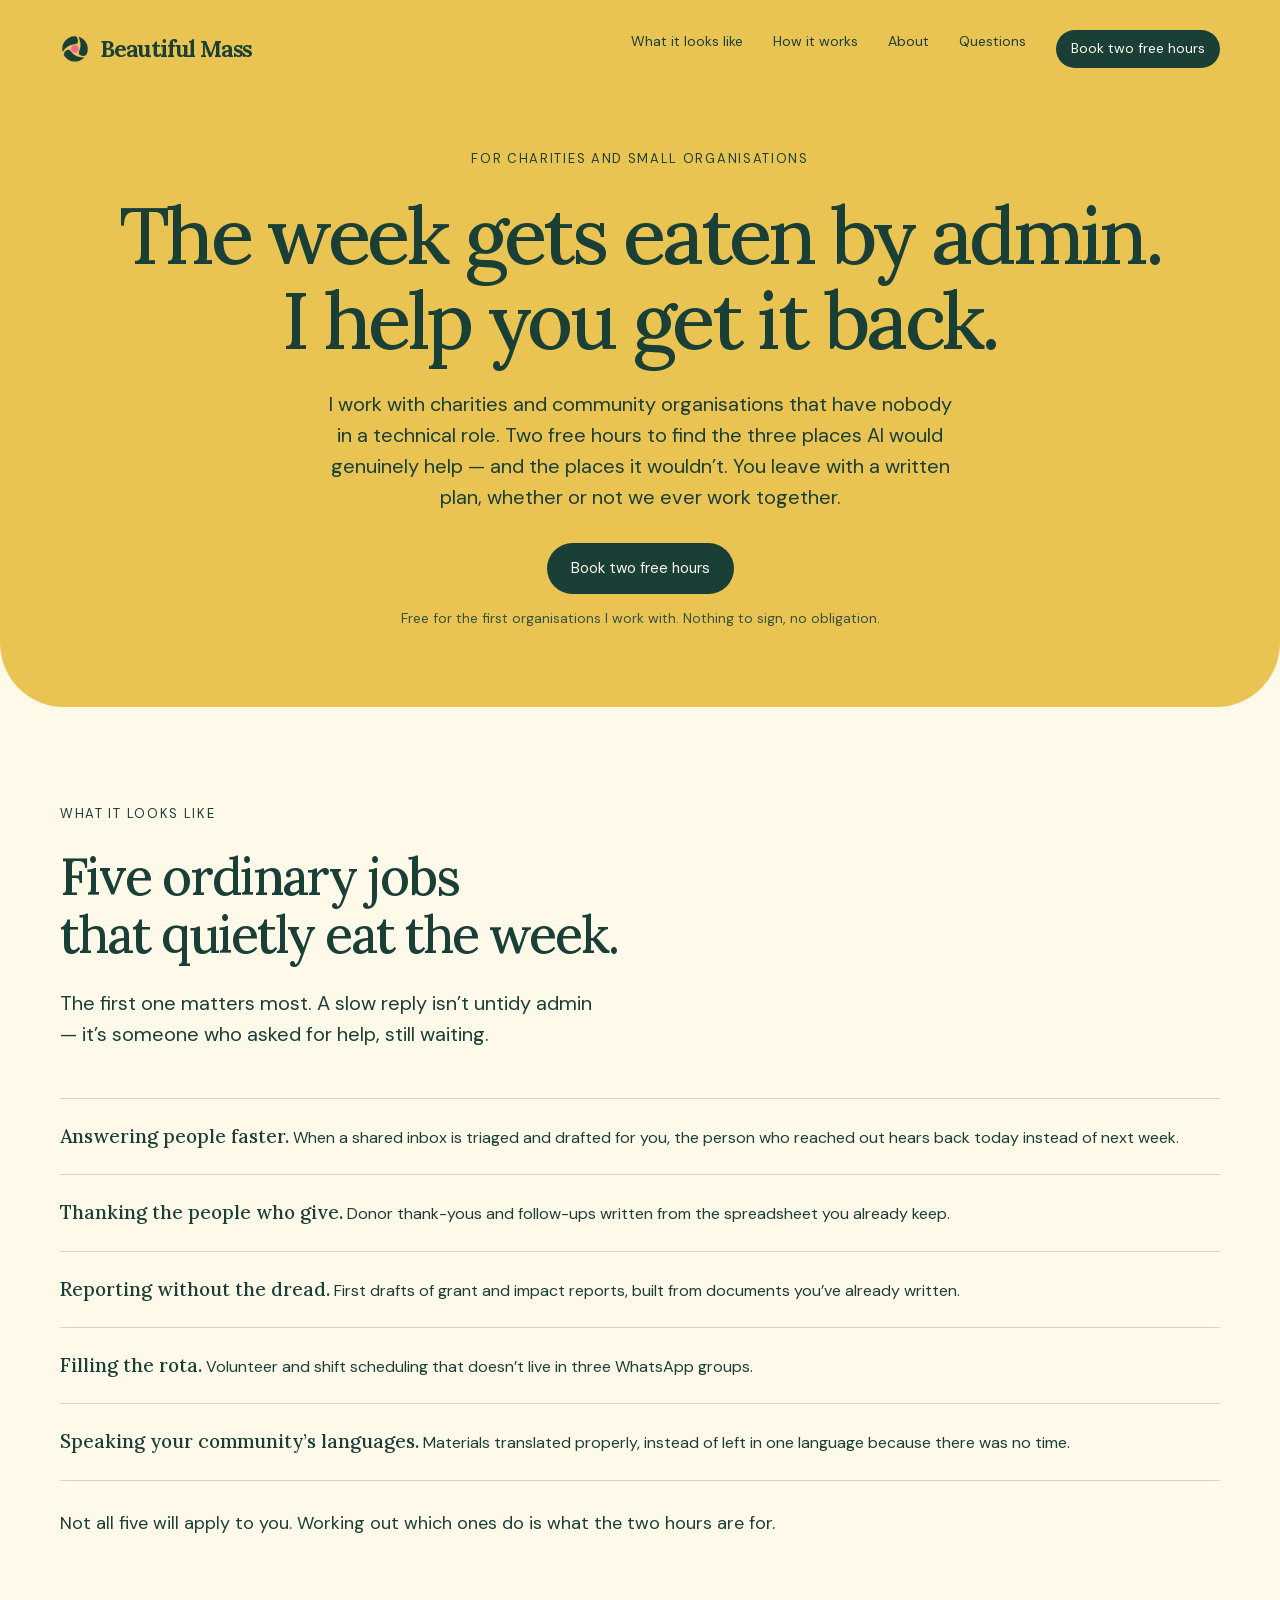
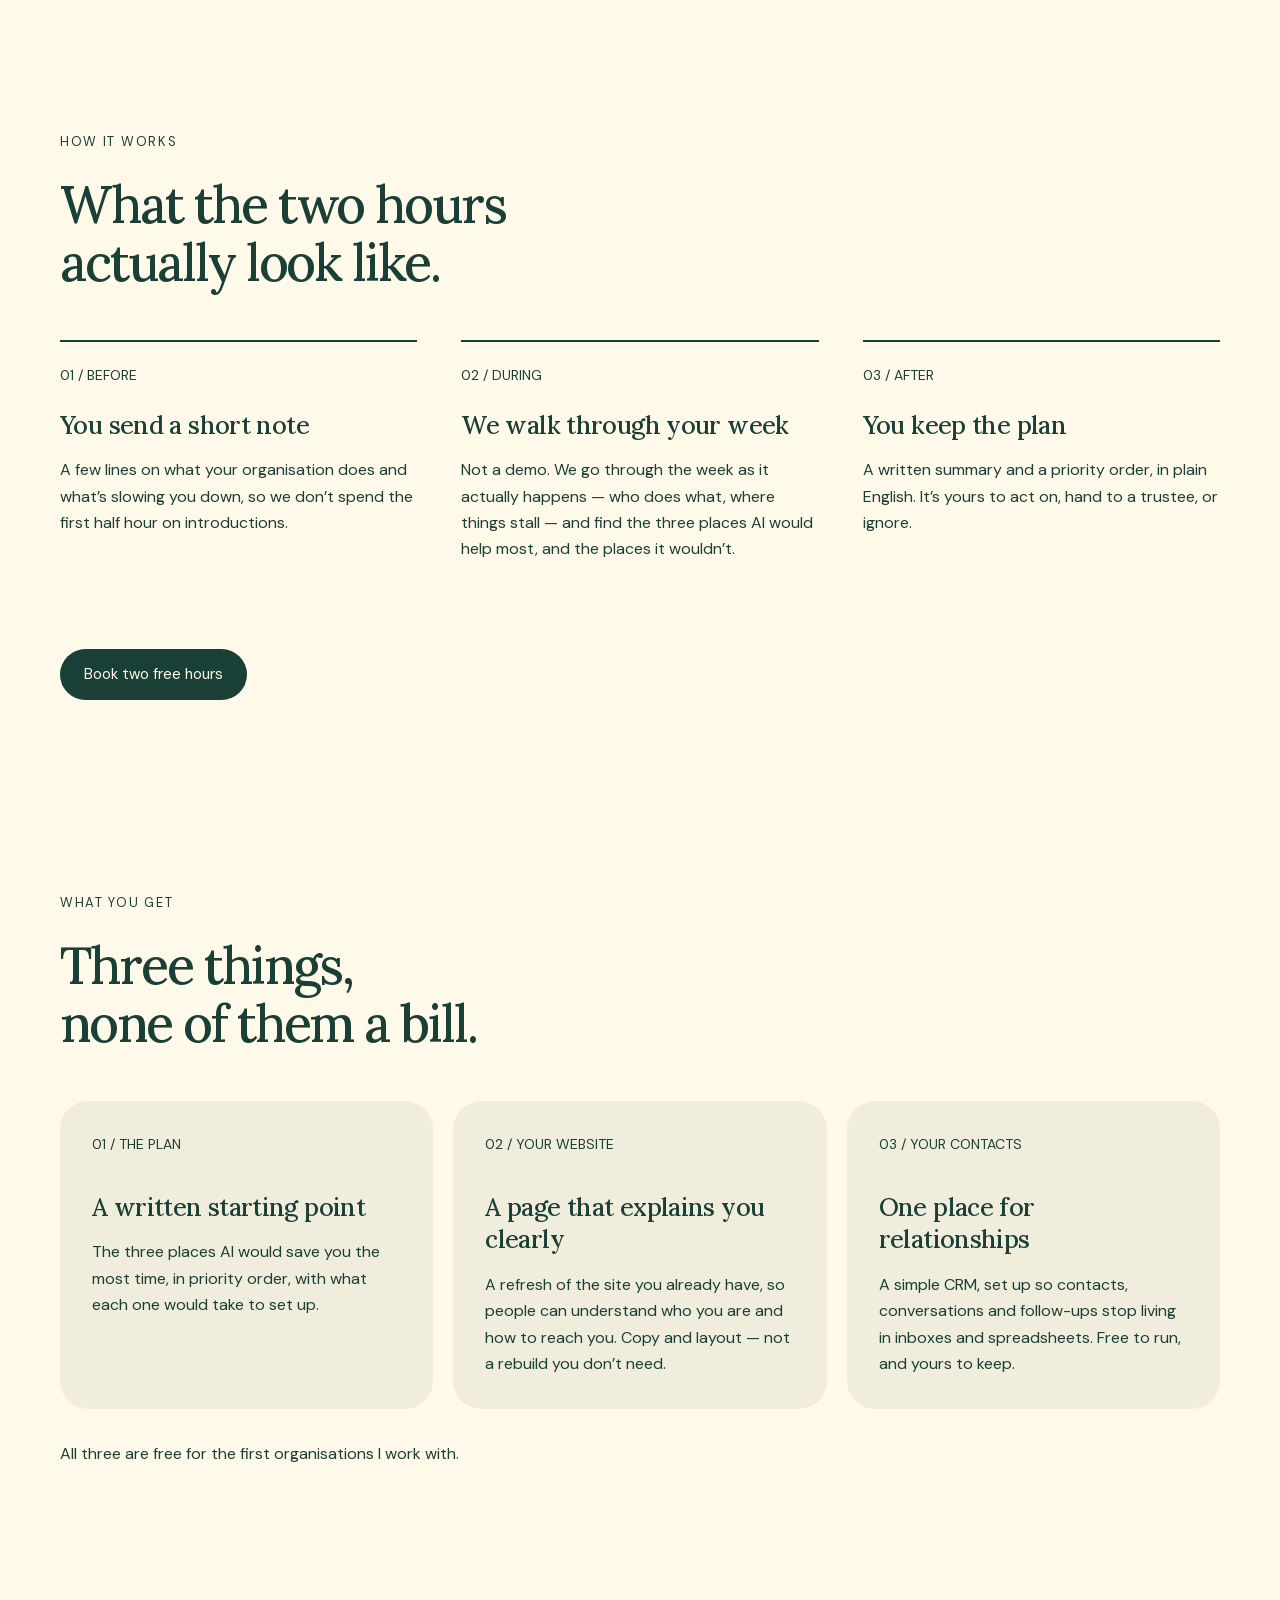
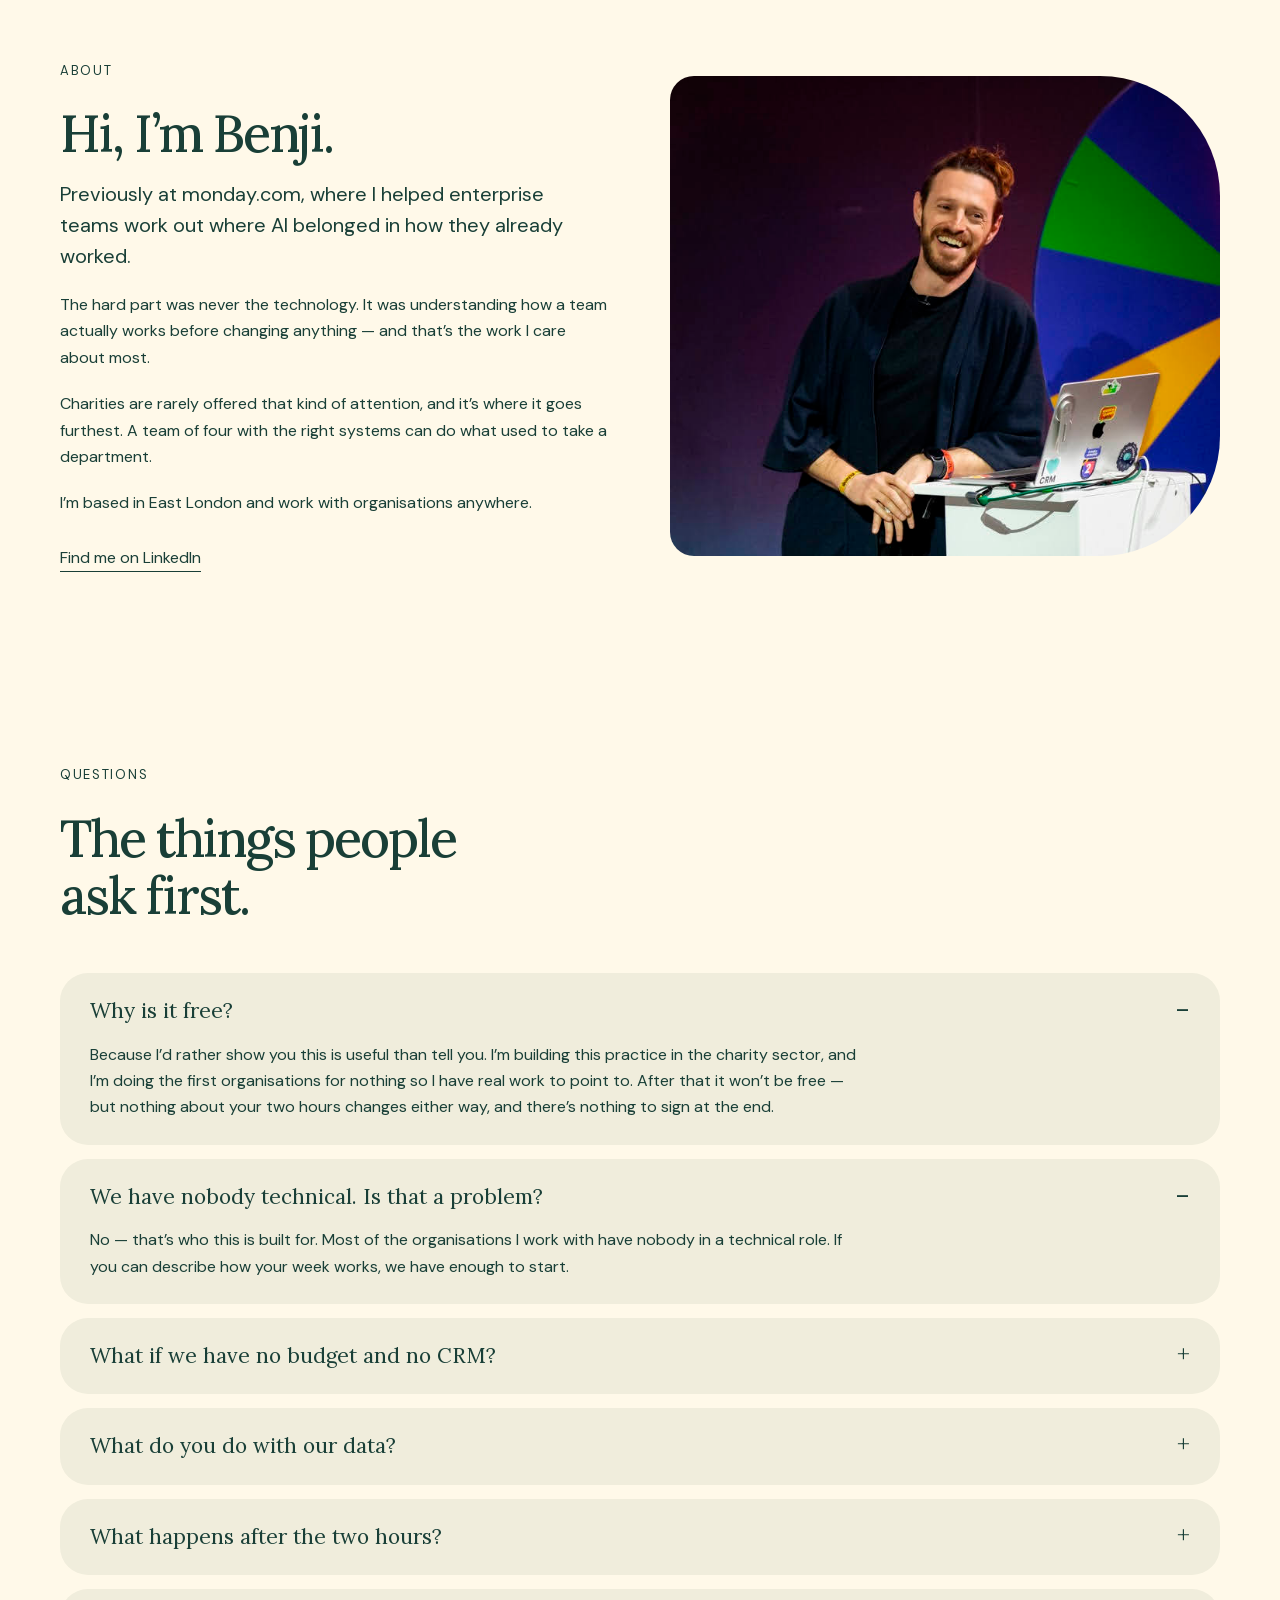
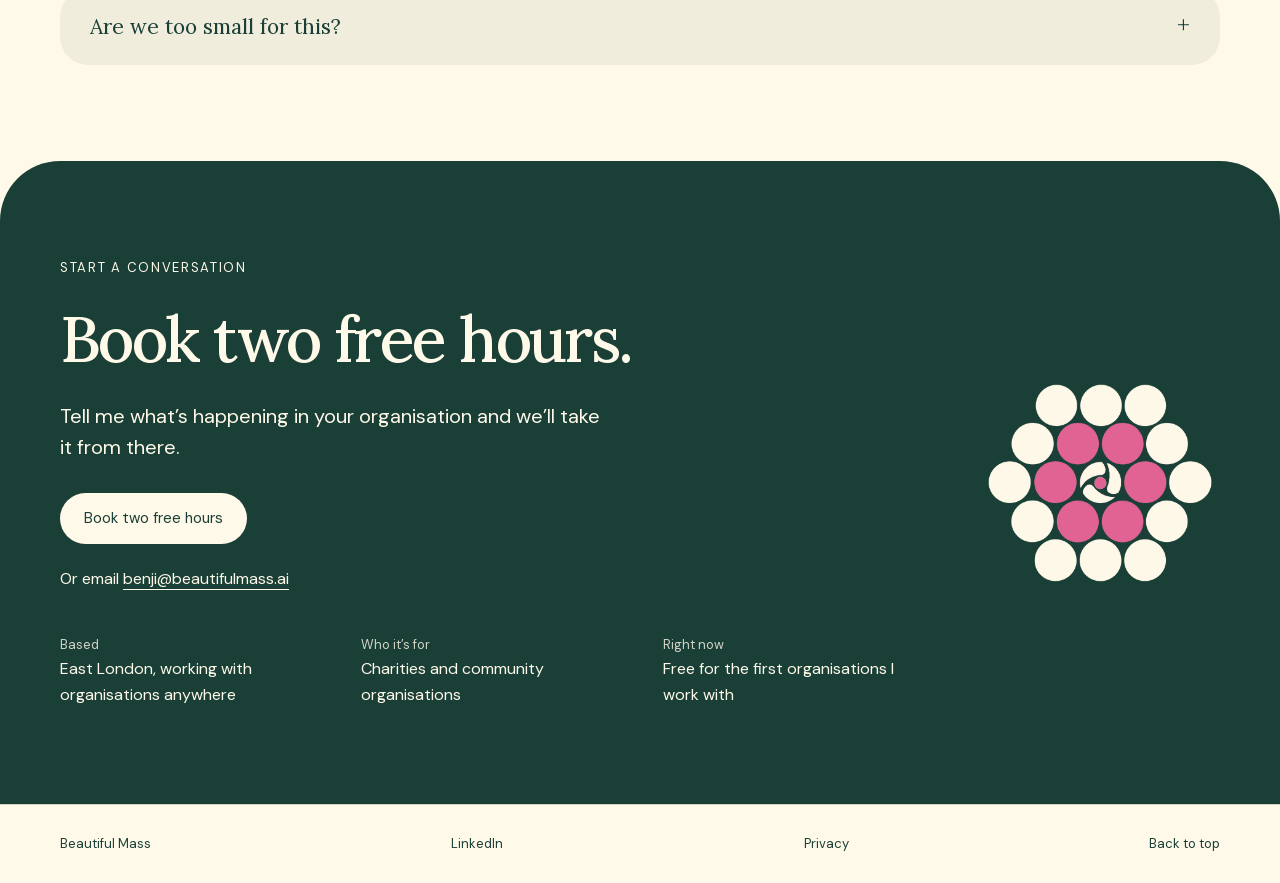
<file: index.html>
<!doctype html>
<html lang="en">
<head>
  <meta charset="utf-8">
  <meta name="viewport" content="width=device-width, initial-scale=1">
  <title>Beautiful Mass — less admin for small charities</title>
  <meta name="description" content="I help charities and community organisations that have nobody technical find the few places AI genuinely saves time. Two free hours, and a written plan you keep.">
  <!-- Social sharing: keep the image URL absolute for link-preview crawlers. -->
  <meta property="og:type" content="website">
  <meta property="og:site_name" content="Beautiful Mass">
  <meta property="og:locale" content="en_GB">
  <meta property="og:url" content="https://beautifulmass.ai/">
  <meta property="og:title" content="Beautiful Mass — less admin for small charities">
  <meta property="og:description" content="Practical AI help for charities and community organisations. Two free hours to find where AI saves time, and a written plan you keep.">
  <meta property="og:image" content="https://beautifulmass.ai/images/social-preview.png">
  <meta property="og:image:type" content="image/png">
  <meta property="og:image:width" content="1200">
  <meta property="og:image:height" content="630">
  <meta property="og:image:alt" content="Beautiful Mass. Less admin. More impact. AI help for charities and community organisations. Two free hours. A plan you keep.">
  <meta name="twitter:card" content="summary_large_image">
  <meta name="twitter:title" content="Beautiful Mass — less admin for small charities">
  <meta name="twitter:description" content="Practical AI help for charities and community organisations. Two free hours to find where AI saves time, and a written plan you keep.">
  <meta name="twitter:image" content="https://beautifulmass.ai/images/social-preview.png">
  <meta name="twitter:image:alt" content="Beautiful Mass. Less admin. More impact. AI help for charities and community organisations. Two free hours. A plan you keep.">
  <link rel="icon" href="favicon.ico" sizes="any">
  <link rel="icon" type="image/png" sizes="96x96" href="favicon.png">
  <link rel="apple-touch-icon" href="apple-touch-icon.png">
  <meta name="theme-color" content="#EAC453">
  <link rel="stylesheet" href="tokens.css">
  <link rel="stylesheet" href="landing.css">
</head>
<body id="home">
  <a class="skip" href="#main">Skip to content</a>
  <div class="common-top">
    <header class="wrap">
      <a class="brand" href="#home">
        <img class="brand-mark" src="images/logo-mark.png" alt="" width="96" height="96">
        <span>Beautiful Mass</span>
      </a>
      <nav aria-label="Main navigation">
        <a href="#looks">What it looks like</a>
        <a href="#how">How it works</a>
        <a href="#about">About</a>
        <a href="#faq">Questions</a>
        <a class="nav-cta" href="https://calendar.google.com/appointments/schedules/AcZssZ32wMIzgK7hKkcmCmwB9IZvWZVBrjEKwWDPUhQcUgIzcpBM7vDIfPozn4z1iTFO0TAUA7M_w3wO" target="_blank" rel="noopener">Book two free hours</a>
      </nav>
    </header>
    <section class="common-hero wrap">
      <span class="eyebrow">For charities and small organisations</span>
      <h1>The week gets eaten by admin.<br>I help you get it back.</h1>
      <p class="lead">I work with charities and community organisations that have nobody in a technical role. Two free hours to find the three places AI would genuinely help — and the places it wouldn’t. You leave with a written plan, whether or not we ever work together.</p>
      <a class="button" href="https://calendar.google.com/appointments/schedules/AcZssZ32wMIzgK7hKkcmCmwB9IZvWZVBrjEKwWDPUhQcUgIzcpBM7vDIfPozn4z1iTFO0TAUA7M_w3wO" target="_blank" rel="noopener">Book two free hours</a>
      <p class="hero-note">Free for the first organisations I work with. Nothing to sign, no obligation.</p>
    </section>
  </div>
  <main id="main">
    <section id="looks" class="section wrap common-examples">
      <div class="section-title">
        <span class="eyebrow">What it looks like</span>
        <h2>Five ordinary jobs<br>that quietly eat the week.</h2>
        <p class="lead">The first one matters most. A slow reply isn’t untidy admin — it’s someone who asked for help, still waiting.</p>
      </div>
      <ul class="example-list">
        <li><strong>Answering people faster.</strong> When a shared inbox is triaged and drafted for you, the person who reached out hears back today instead of next week.</li>
        <li><strong>Thanking the people who give.</strong> Donor thank-yous and follow-ups written from the spreadsheet you already keep.</li>
        <li><strong>Reporting without the dread.</strong> First drafts of grant and impact reports, built from documents you’ve already written.</li>
        <li><strong>Filling the rota.</strong> Volunteer and shift scheduling that doesn’t live in three WhatsApp groups.</li>
        <li><strong>Speaking your community’s languages.</strong> Materials translated properly, instead of left in one language because there was no time.</li>
      </ul>
      <p class="example-close">Not all five will apply to you. Working out which ones do is what the two hours are for.</p>
    </section>
    <section id="how" class="section common-expect">
      <div class="wrap">
        <div class="section-title">
          <span class="eyebrow">How it works</span>
          <h2>What the two hours<br>actually look like.</h2>
        </div>
        <div class="three">
          <div>
            <span>01 / BEFORE</span>
            <h3>You send a short note</h3>
            <p>A few lines on what your organisation does and what’s slowing you down, so we don’t spend the first half hour on introductions.</p>
          </div>
          <div>
            <span>02 / DURING</span>
            <h3>We walk through your week</h3>
            <p>Not a demo. We go through the week as it actually happens — who does what, where things stall — and find the three places AI would help most, and the places it wouldn’t.</p>
          </div>
          <div>
            <span>03 / AFTER</span>
            <h3>You keep the plan</h3>
            <p>A written summary and a priority order, in plain English. It’s yours to act on, hand to a trustee, or ignore.</p>
          </div>
        </div>
        <div class="cta-row">
          <a class="button" href="https://calendar.google.com/appointments/schedules/AcZssZ32wMIzgK7hKkcmCmwB9IZvWZVBrjEKwWDPUhQcUgIzcpBM7vDIfPozn4z1iTFO0TAUA7M_w3wO" target="_blank" rel="noopener">Book two free hours</a>
        </div>
      </div>
    </section>
    <section id="get" class="section common-services">
      <div class="wrap">
        <div class="section-title">
          <span class="eyebrow">What you get</span>
          <h2>Three things,<br>none of them a bill.</h2>
        </div>
        <div class="three">
          <div>
            <span>01 / THE PLAN</span>
            <h3>A written starting point</h3>
            <p>The three places AI would save you the most time, in priority order, with what each one would take to set up.</p>
          </div>
          <div>
            <span>02 / YOUR WEBSITE</span>
            <h3>A page that explains you clearly</h3>
            <p>A refresh of the site you already have, so people can understand who you are and how to reach you. Copy and layout — not a rebuild you don’t need.</p>
          </div>
          <div>
            <span>03 / YOUR CONTACTS</span>
            <h3>One place for relationships</h3>
            <p>A simple CRM, set up so contacts, conversations and follow-ups stop living in inboxes and spreadsheets. Free to run, and yours to keep.</p>
          </div>
        </div>
        <p class="cards-note">All three are free for the first organisations I work with.</p>
      </div>
    </section>
    <section id="about" class="section wrap split common-who">
      <div>
        <span class="eyebrow">About</span>
        <h2>Hi, I’m Benji.</h2>
        <p class="lead">Previously at monday.com, where I helped enterprise teams work out where AI belonged in how they already worked.</p>
        <p>The hard part was never the technology. It was understanding how a team actually works before changing anything — and that’s the work I care about most.</p>
        <p>Charities are rarely offered that kind of attention, and it’s where it goes furthest. A team of four with the right systems can do what used to take a department.</p>
        <p>I’m based in East London and work with organisations anywhere.</p>
        <a class="text-link" href="https://www.linkedin.com/in/benjamin-poliak/" target="_blank" rel="noopener">Find me on LinkedIn</a>
      </div>
      <img class="photo" src="images/benji.jpg" alt="Benji speaking on stage beside a laptop" width="709" height="620" loading="lazy" decoding="async">
    </section>
    <section id="faq" class="section wrap common-faq">
      <div class="section-title">
        <span class="eyebrow">Questions</span>
        <h2>The things people<br>ask first.</h2>
      </div>
      <details open>
        <summary>Why is it free?</summary>
        <p>Because I’d rather show you this is useful than tell you. I’m building this practice in the charity sector, and I’m doing the first organisations for nothing so I have real work to point to. After that it won’t be free — but nothing about your two hours changes either way, and there’s nothing to sign at the end.</p>
      </details>
      <details open>
        <summary>We have nobody technical. Is that a problem?</summary>
        <p>No — that’s who this is built for. Most of the organisations I work with have nobody in a technical role. If you can describe how your week works, we have enough to start.</p>
      </details>
      <details>
        <summary>What if we have no budget and no CRM?</summary>
        <p>That’s the usual starting position, and it’s fine. Everything described here is free, and anything I set up is chosen so a small organisation can keep running it without me and without paying for it.</p>
      </details>
      <details>
        <summary>What do you do with our data?</summary>
        <p>In the two hours I only need to understand how you work — I don’t need to see your records, your donor list or your case files. If we go further and I do need access to something real, we agree in writing what I can see before I see it. <a href="privacy.html">Privacy policy</a>.</p>
      </details>
      <details>
        <summary>What happens after the two hours?</summary>
        <p>You keep the written summary and the priority order. If you want help with any of it, we talk about that separately. If you’d rather take the plan and do it yourself, or do nothing at all, that’s a fine outcome.</p>
      </details>
      <details>
        <summary>Are we too small for this?</summary>
        <p>Small is the point. The smaller the team, the more of the week admin takes, and the more difference a few systems make. If you’re two people and a spreadsheet, you’re exactly who this is for.</p>
      </details>
    </section>
    <section id="contact" class="section contact common-contact">
      <div class="wrap contact-grid">
        <div>
          <span class="eyebrow">Start a conversation</span>
          <h2>Book two free hours.</h2>
          <p class="lead">Tell me what’s happening in your organisation and we’ll take it from there.</p>
          <a class="button" href="https://calendar.google.com/appointments/schedules/AcZssZ32wMIzgK7hKkcmCmwB9IZvWZVBrjEKwWDPUhQcUgIzcpBM7vDIfPozn4z1iTFO0TAUA7M_w3wO" target="_blank" rel="noopener">Book two free hours</a>
          <p class="or-email">Or email <a href="mailto:benji@beautifulmass.ai">benji@beautifulmass.ai</a></p>
          <div class="contact-meta">
            <div><span>Based</span>East London, working with organisations anywhere</div>
            <div><span>Who it’s for</span>Charities and community organisations</div>
            <div><span>Right now</span>Free for the first organisations I work with</div>
          </div>
        </div>
        <img class="contact-mark" src="images/logo-hexagon.png" alt="" width="240" height="213">
      </div>
    </section>
  </main>
  <footer>
    <div class="wrap footer-inner">
      <span>Beautiful Mass</span>
      <a href="https://www.linkedin.com/in/benjamin-poliak/" target="_blank" rel="noopener">LinkedIn</a>
      <a href="privacy.html">Privacy</a>
      <a href="#home">Back to top</a>
    </div>
  </footer>
</body>
</html>
</file>
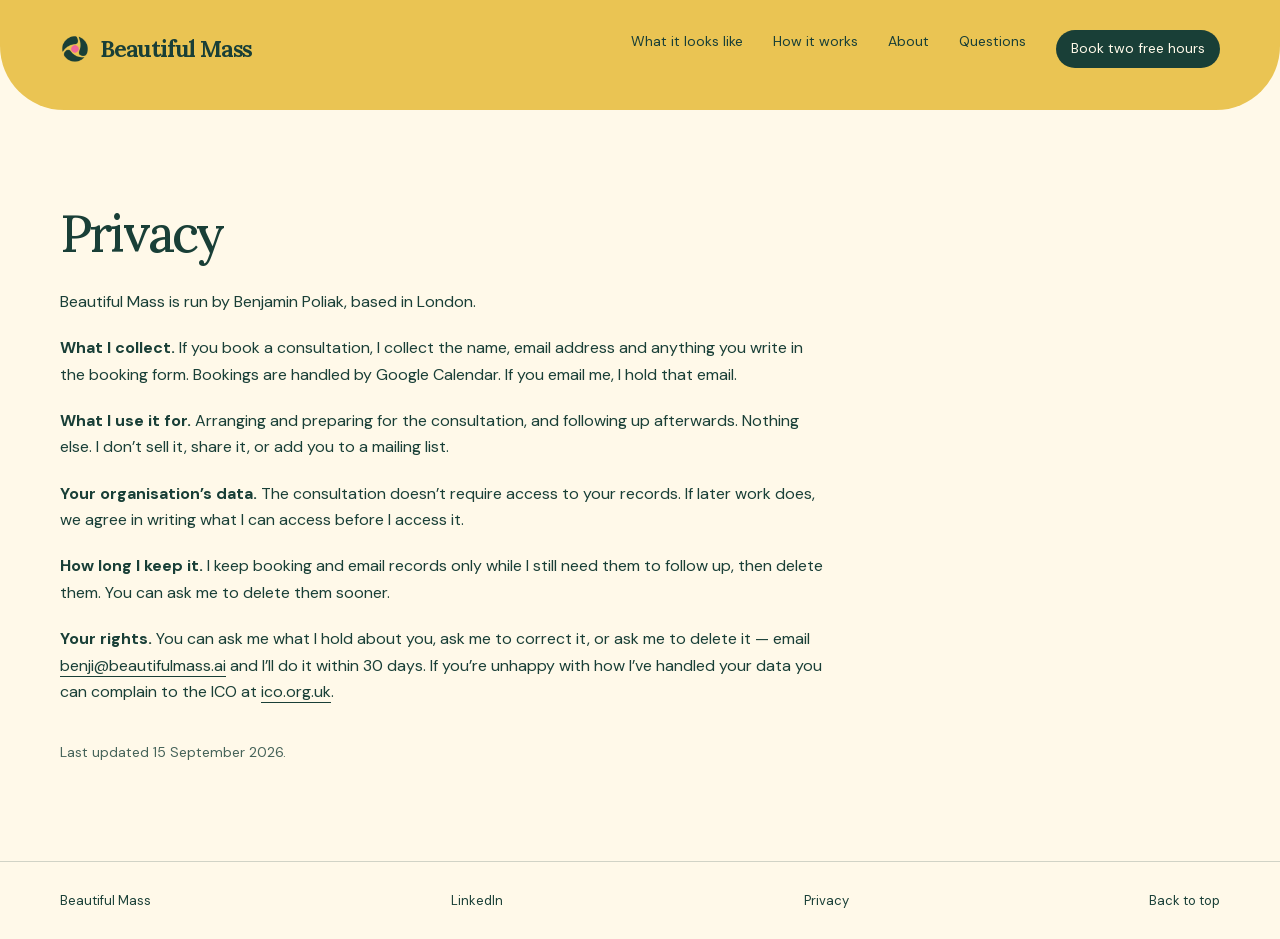
<file: privacy.html>
<!doctype html>
<html lang="en">
<head>
  <meta charset="utf-8">
  <meta name="viewport" content="width=device-width, initial-scale=1">
  <title>Privacy — Beautiful Mass</title>
  <meta name="description" content="How Beautiful Mass collects, uses, and looks after the information you share when you book or email.">
  <link rel="icon" href="favicon.ico" sizes="any">
  <link rel="icon" type="image/png" sizes="96x96" href="favicon.png">
  <link rel="apple-touch-icon" href="apple-touch-icon.png">
  <meta name="theme-color" content="#EAC453">
  <link rel="stylesheet" href="tokens.css">
  <link rel="stylesheet" href="landing.css">
</head>
<body>
  <a class="skip" href="#main">Skip to content</a>
  <div class="common-top common-top-slim">
    <header class="wrap">
      <a class="brand" href="index.html">
        <img class="brand-mark" src="images/logo-mark.png" alt="" width="96" height="96">
        <span>Beautiful Mass</span>
      </a>
      <nav aria-label="Main navigation">
        <a href="index.html#looks">What it looks like</a>
        <a href="index.html#how">How it works</a>
        <a href="index.html#about">About</a>
        <a href="index.html#faq">Questions</a>
        <a class="nav-cta" href="https://calendar.google.com/appointments/schedules/AcZssZ32wMIzgK7hKkcmCmwB9IZvWZVBrjEKwWDPUhQcUgIzcpBM7vDIfPozn4z1iTFO0TAUA7M_w3wO" target="_blank" rel="noopener">Book two free hours</a>
      </nav>
    </header>
  </div>
  <main id="main">
    <section class="section wrap privacy-page">
      <h1>Privacy</h1>
      <p>Beautiful Mass is run by Benjamin Poliak, based in London.</p>
      <p><strong>What I collect.</strong> If you book a consultation, I collect the name, email address and anything you write in the booking form. Bookings are handled by Google Calendar. If you email me, I hold that email.</p>
      <p><strong>What I use it for.</strong> Arranging and preparing for the consultation, and following up afterwards. Nothing else. I don’t sell it, share it, or add you to a mailing list.</p>
      <p><strong>Your organisation’s data.</strong> The consultation doesn’t require access to your records. If later work does, we agree in writing what I can access before I access it.</p>
      <p><strong>How long I keep it.</strong> I keep booking and email records only while I still need them to follow up, then delete them. You can ask me to delete them sooner.</p>
      <p><strong>Your rights.</strong> You can ask me what I hold about you, ask me to correct it, or ask me to delete it — email <a href="mailto:benji@beautifulmass.ai">benji@beautifulmass.ai</a> and I’ll do it within 30 days. If you’re unhappy with how I’ve handled your data you can complain to the ICO at <a href="https://ico.org.uk" target="_blank" rel="noopener">ico.org.uk</a>.</p>
      <p class="updated">Last updated 15 September 2026.</p>
    </section>
  </main>
  <footer>
    <div class="wrap footer-inner">
      <a href="index.html">Beautiful Mass</a>
      <a href="https://www.linkedin.com/in/benjamin-poliak/" target="_blank" rel="noopener">LinkedIn</a>
      <span>Privacy</span>
      <a href="#main">Back to top</a>
    </div>
  </footer>
</body>
</html>
</file>
<file: tokens.css>
:root{--canvas:#FFF9E9;--ink:#193F37;--accent:#EAC453;--surface:#FFFFFF;--heading:'Lora';--body:'DM Sans';--radius:28px;}
</file>
<file: landing.css>
@font-face{font-family:'Lora';src:url('fonts/lora.woff2') format('woff2');font-weight:100 900;font-display:swap}@font-face{font-family:'DM Sans';src:url('fonts/dm-sans.woff2') format('woff2');font-weight:100 900;font-display:swap}*{box-sizing:border-box}html{scroll-behavior:smooth;scroll-padding-top:24px}body{margin:0;background:var(--canvas);color:var(--ink);font-family:var(--body);font-size:16px;line-height:1.65}a{color:inherit;text-decoration:none}a:hover{text-decoration:underline;text-underline-offset:5px}a:focus-visible{outline:3px solid currentColor;outline-offset:6px}::selection{background:var(--accent);color:var(--surface)}.wrap{width:min(1160px,calc(100% - 96px));margin:auto}header{display:flex;align-items:center;justify-content:space-between;gap:24px;padding:30px 0}.brand{font-family:var(--heading);font-size:23px;font-weight:700;letter-spacing:-1px}nav{display:flex;flex-wrap:wrap;gap:30px;font-size:14px}nav a:last-child{border-bottom:1px solid currentColor}h1,h2,h3,p{margin:0}h1,h2,h3{font-family:var(--heading);font-weight:500}h1{font-size:clamp(52px,6.8vw,88px);line-height:1.07;letter-spacing:-.055em}h2{font-size:clamp(36px,4vw,56px);line-height:1.13;letter-spacing:-.04em}h3{font-size:25px;line-height:1.3;letter-spacing:-.025em}.eyebrow{text-transform:uppercase;font-size:13px;letter-spacing:.13em;display:block;margin-bottom:24px}.lead{font-size:20px;line-height:1.55;max-width:540px}.button{display:inline-flex;align-items:center;justify-content:center;min-height:48px;padding:13px 24px;background:var(--ink);color:var(--canvas);font-size:15px;margin-top:30px}.button:hover{text-decoration:none;filter:brightness(1.2)}.section{padding:96px 0}.section-title{margin-bottom:48px;max-width:720px}.three{display:grid;grid-template-columns:repeat(3,1fr);gap:44px}.three p{margin-top:16px}.split{display:grid;grid-template-columns:1fr 1fr;gap:80px;align-items:start}.split p+p{margin-top:20px}.text-link{display:inline-block;border-bottom:1px solid;margin-top:28px}.contact h2{max-width:780px}.contact .lead{margin-top:26px}.email{display:inline-block;font-size:clamp(20px,3vw,34px);border-bottom:1px solid;margin-top:32px;overflow-wrap:anywhere}.contact-meta{display:grid;grid-template-columns:repeat(3,minmax(0,1fr));gap:24px 32px;margin-top:42px}.contact-meta span{display:block;font-size:13px;opacity:.8}footer{padding:28px 0;font-size:13px;border-top:1px solid color-mix(in srgb,var(--ink) 20%,transparent)}.footer-inner{display:flex;justify-content:space-between;gap:24px;flex-wrap:wrap}.photo{display:block;width:100%;object-fit:cover}.sample{font-size:12px}.nb{white-space:nowrap}.skip{position:fixed;top:-100px;left:20px;z-index:10;background:white;color:black;padding:12px}.skip:focus{top:10px}@media(max-width:700px){.wrap{width:calc(100% - 40px)}header{align-items:flex-start;padding:24px 0;gap:20px}nav{gap:12px 18px;justify-content:flex-end;font-size:14px}.brand{font-size:21px;white-space:nowrap}.section{padding:64px 0}.split,.three{grid-template-columns:1fr;gap:32px}h1{font-size:clamp(48px,11vw,68px)}.lead{font-size:18px}.eyebrow{font-size:12px}.contact-meta{grid-template-columns:1fr;gap:24px}body{overflow-wrap:break-word}.section-title{margin-bottom:32px}}@media(prefers-reduced-motion:reduce){html{scroll-behavior:auto}}.brand{font-family:var(--heading);font-size:23px;letter-spacing:-1.2px;display:inline-flex;align-items:center;gap:10px}.brand-mark{width:30px;height:30px;flex:none}.common-top{background:var(--accent);border-radius:0 0 64px 64px}.common-hero{text-align:center;padding:50px 0 78px}.common-hero h1{font-size:clamp(54px,6.2vw,80px);letter-spacing:-.045em}.common-hero .lead{margin:26px auto 0;max-width:640px}.hero-note{margin:14px auto 0;max-width:34rem;font-size:14px;line-height:1.5;opacity:.85}.common-top-slim{padding-bottom:12px}.button{border-radius:999px}.common-who{align-items:center;gap:60px}.common-who .photo{height:480px;border-radius:24px 120px 120px 24px;object-position:38% 12%}.common-who h2{margin-bottom:26px}.common-services .three{gap:20px}.common-services .three>div{padding:32px;background:#F0EDDC;border-radius:28px}.common-services .three span{display:block;margin-bottom:35px;font-size:14px}.cards-note{margin-top:32px;font-size:16px;max-width:54ch}.common-contact{background:var(--ink);color:var(--canvas);border-radius:60px 60px 0 0}.common-contact h2{font-size:clamp(40px,5vw,66px)}.contact-grid{display:grid;grid-template-columns:minmax(0,1fr) 240px;gap:48px;align-items:center}.contact-mark{display:block;width:240px;max-width:100%;height:auto;justify-self:end}nav a.nav-cta{border-bottom:0;background:var(--ink);color:var(--canvas);border-radius:999px;padding:7px 15px}nav a.nav-cta:hover{text-decoration:none;filter:brightness(1.25)}.common-expect .three>div{padding-top:22px;border-top:2px solid var(--ink)}.common-expect .three span{display:block;margin-bottom:22px;font-size:14px}.common-expect .three h3{margin-bottom:12px}.common-expect .cta-row{margin-top:56px}.common-examples .section-title .lead{margin-top:24px}.example-list{list-style:none;margin:0;padding:0}.example-list li{padding:22px 0;border-top:1px solid color-mix(in srgb,var(--ink) 18%,transparent)}.example-list li:last-child{border-bottom:1px solid color-mix(in srgb,var(--ink) 18%,transparent)}.example-list strong{font-family:var(--heading);font-weight:500;font-size:19px}.example-close{margin-top:28px;font-size:18px}.common-who h2{margin-bottom:16px}.common-who .previously{font-size:14px;margin-bottom:20px;opacity:.85}.common-faq details{background:#F0EDDC;border-radius:var(--radius);padding:24px 30px;margin-top:14px}.common-faq summary{font-family:var(--heading);font-size:21px;line-height:1.35;cursor:pointer;list-style:none;display:flex;justify-content:space-between;align-items:baseline;gap:24px}.common-faq summary::-webkit-details-marker{display:none}.common-faq summary::after{content:'+';font-size:25px;line-height:1;flex:none}.common-faq details[open] summary::after{content:'–'}.common-faq details[open] summary{margin-bottom:16px}.common-faq summary:focus-visible{outline:3px solid currentColor;outline-offset:6px}.common-faq details p{max-width:70ch}.common-faq a{border-bottom:1px solid}.common-contact .button{background:var(--canvas);color:var(--ink)}.or-email{margin-top:22px;font-size:16px}.or-email a{border-bottom:1px solid}.privacy-page h1{font-size:clamp(36px,4vw,56px);margin-bottom:28px}.privacy-page p{max-width:70ch}.privacy-page p+p{margin-top:20px}.privacy-page a{border-bottom:1px solid}.privacy-page .updated{margin-top:36px;font-size:14px;opacity:.8}@media(max-width:700px){.common-top{border-radius:0 0 36px 36px}.common-hero{padding:38px 0 60px}.common-who .photo{height:380px;order:-1}.common-contact{border-radius:36px 36px 0 0}.contact-grid{grid-template-columns:1fr;gap:28px}.contact-mark{width:160px;max-width:160px;justify-self:center}header{flex-wrap:wrap}.brand{white-space:nowrap;line-height:1.1}.brand span{max-width:none}nav{flex:1 0 100%;justify-content:flex-start}.common-expect .cta-row{margin-top:36px}.common-faq details{padding:20px 22px}.common-faq summary{font-size:19px}.example-list li{padding:18px 0}}
</file>
